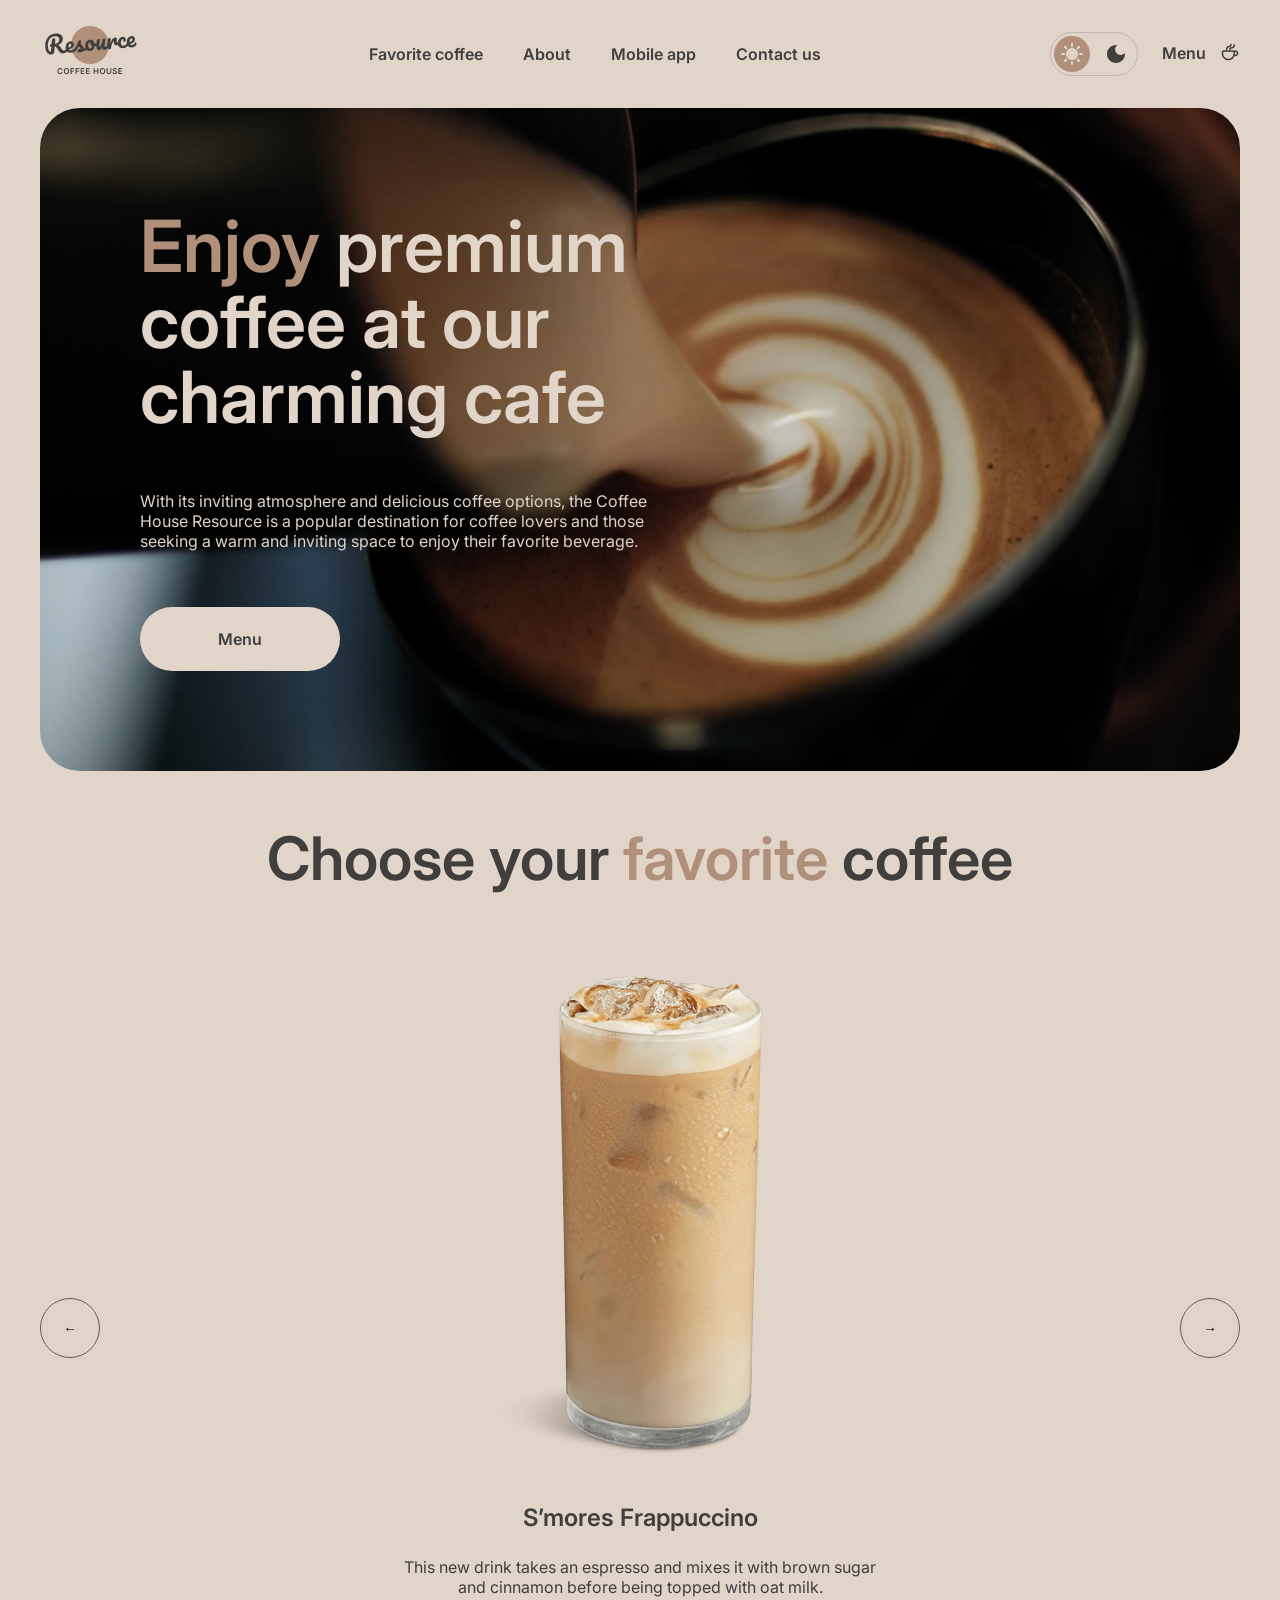
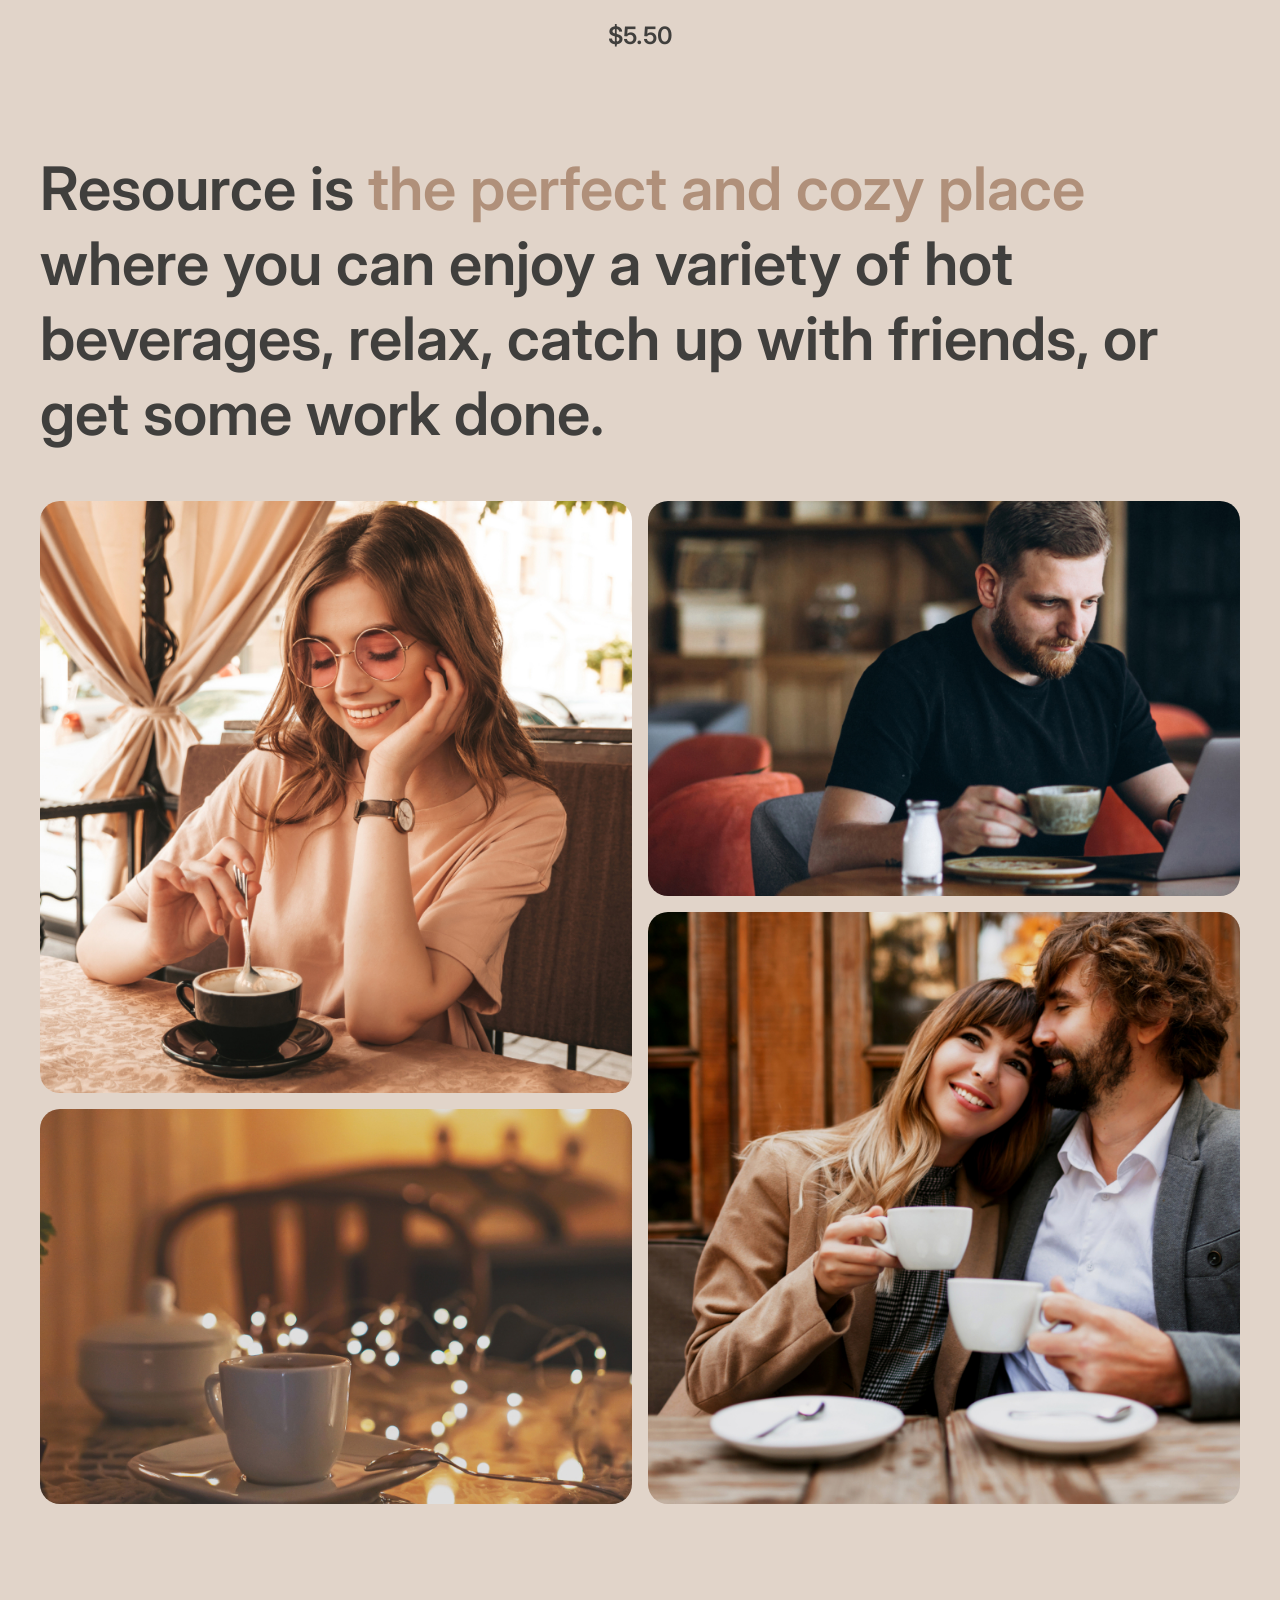
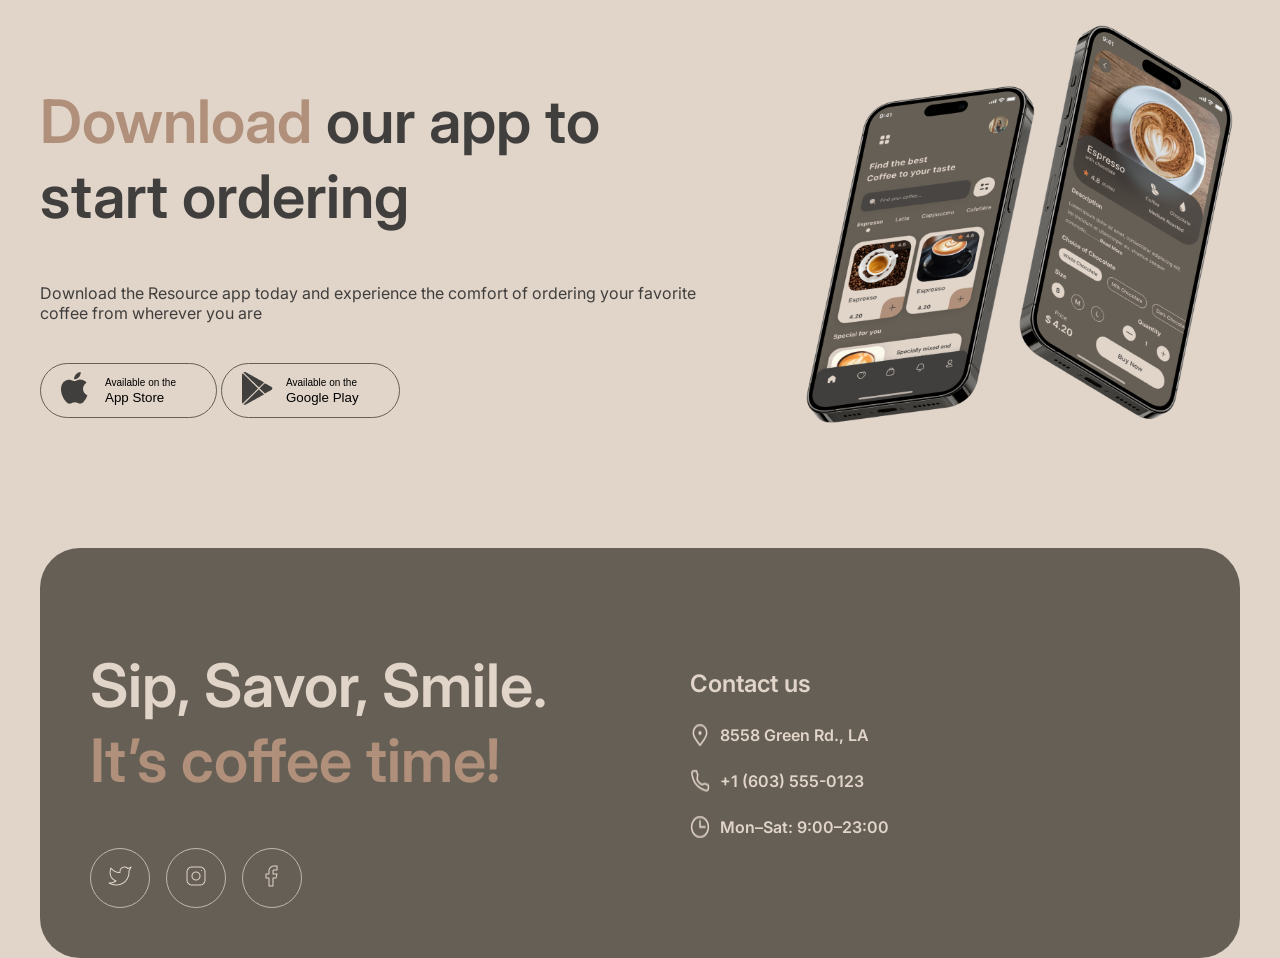
<file: index.html>
<!DOCTYPE html>
<html lang="en">
<head>
    <meta charset="UTF-8">
    <meta name="viewport" content="width=device-width, initial-scale=1.0">
    <link rel="preconnect" href="https://fonts.googleapis.com">
    <link rel="preconnect" href="https://fonts.gstatic.com" crossorigin>
    <link href="https://fonts.googleapis.com/css2?family=Inter:ital,opsz,wght@0,14..32,100..900;1,14..32,100..900&display=swap" rel="stylesheet">
    <link rel="stylesheet" href="style.css">
    <title>Coffee House</title>
</head>
<body>
    <header>
        <div class="container header-container">
            <div class="header-menu">
                <a href="index.html" class="logo">
                    <img src="./assets/png/logo.png" alt="logo">
                </a>
                <nav>
                    <ul class="nav-list">
                        <li><a href="#favorite-coffee">Favorite coffee</a></li>
                        <li><a href="#about">About</a></li>
                        <li><a href="#mobile-app">Mobile app</a></li>
                        <li><a href="#footer">Contact us</a></li>
                        <li class="item-menu"><a href="menu.html">Menu</a></li>
                    </ul>      
                </nav>
                <div class="header-action">
                    <div class="theme-switch">
                        <label class="switch">
                            <input type="checkbox">
                            <span class="slider-switch"></span>
                        </label>
                    </div>
                    <div class="coffee-menu">
                        <a href="#">Menu</a>
                    </div>
                </div>
                <div class="burger-menu">
                </div>
            </div>
            <div class="hero">
                 <div class="hero-info">
                    <h1><span class="text-accent">Enjoy</span> premium coffee at our charming cafe</h1>
                    <p>With its inviting atmosphere and delicious coffee options, the Coffee House Resource is a popular destination 
                        for coffee lovers and those seeking a warm and inviting space to enjoy their favorite beverage.
                    </p>
                    <a  class="button-primary" href="menu.html">Menu</a>

                 </div>
            </div>
        </div>
    </header>
    <main>
        <section class="favorite-coffee" id="favorite-coffee">
            <div class="container">
                <h2>Choose your  <span class="text-accent">favorite</span> coffee</h2>
                <div class="slider">
                    <div class="slider-info">
                        <div class="slider-item">
                            <img src="./assets/png/coffee-slider-1.png" alt="">
                            <h3>S’mores Frappuccino</h3>
                            <p>This new drink takes an espresso and mixes it with brown sugar and cinnamon before being topped with oat milk.</p>
                            <h3>$5.50</h3>
                        </div>
                    </div>
                    <div class="slider-сontrols">
                        <button class="slider-prev">←</button>
                        <button class="slider-next">→</button>
                    </div>
                    <div class="slider-pagination">

                    </div>
                </div>
            </div>
        </section>
        <section class="about" id="#about">
            <div class="container">
                <h2>Resource is <span class="text-accent">the perfect and cozy place</span> where you can enjoy a variety of hot beverages, relax, 
                    catch up with friends, or get some work done.
                </h2>
                <div class="about-image">
                    <div class="col column-1">
                        <img src="./assets/jpg/about-1.jpg" class="big" alt="about-1">
                        <img src="./assets/jpg/about-2.jpg" class="small" alt="about-2">
                    </div>
                    <div class="col column-2">
                        <img src="./assets/jpg/about-3.jpg" class="small" alt="about-3">
                        <img src="./assets/jpg/about-4.jpg" class="big" alt="about-4">
                    </div>
                </div>
            </div>
        </section>
        <section class="mobile-app" id="mobile-app">
            <div class="container">
                <div class="mobile-app-info">
                    <h2><span class="text-accent">Download</span> our app to start ordering</h2>
                    <p>Download the Resource app today and experience the comfort of ordering your favorite coffee from wherever you are</p>
                    <div class="mobile-app-button">
                        <button class="btn-app-store">
                            <span class="text-caption">Available on the</span>
                            <span>App Store</span>
                        </button>
                        <button class="btn-google-play">
                            <span class="text-caption">Available on the</span>
                            <span>Google Play</span>
                        </button>
                    </div>
                </div>
                <div class="mobile-app-img">
                    <img src="./assets/png/mobile-screens.png" alt="mobile-screens">
                </div>
            </div>
        </section>
    </main>
    <footer id="footer">
        <div class="container footer-container">
            <div class="footer-container-info">
                <div class="footer-info">
                    <h2>Sip, Savor, Smile.<br><span class="text-accent">It’s coffee time!</span></h2>
                    <div class="socials">
                        <button class="socials-btn">
                            <img src="./assets/png/twitter.png" alt="twitter">
                        </button>
                        <button class="socials-btn">
                            <img src="./assets/png/instagram.png" alt="instagram">
                        </button>
                        <button class="socials-btn">
                            <img src="./assets/png/facebook.png" alt="facebook">
                        </button>
                    </div>
                </div>
                <div class="contacts-info">
                    <h3>Contact us</h3>
                    <a href="#">
                        <img src="./assets/png/pin-alt.png" alt="pin-alt">
                        <span>8558 Green Rd.,  LA</span>
                    </a>
                    <a href="#">
                        <img src="./assets/png/phone.png" alt="phone">
                        <span>+1 (603) 555-0123</span>
                    </a>
                    <a href="#">
                        <img src="./assets/png/clock.png" alt="clock">
                        <span>Mon–Sat: 9:00–23:00</span>
                    </a>
                </div>
            </div>
        </div>
    </footer>
    <script src="js.js"></script>
</body>
</html>
</file>
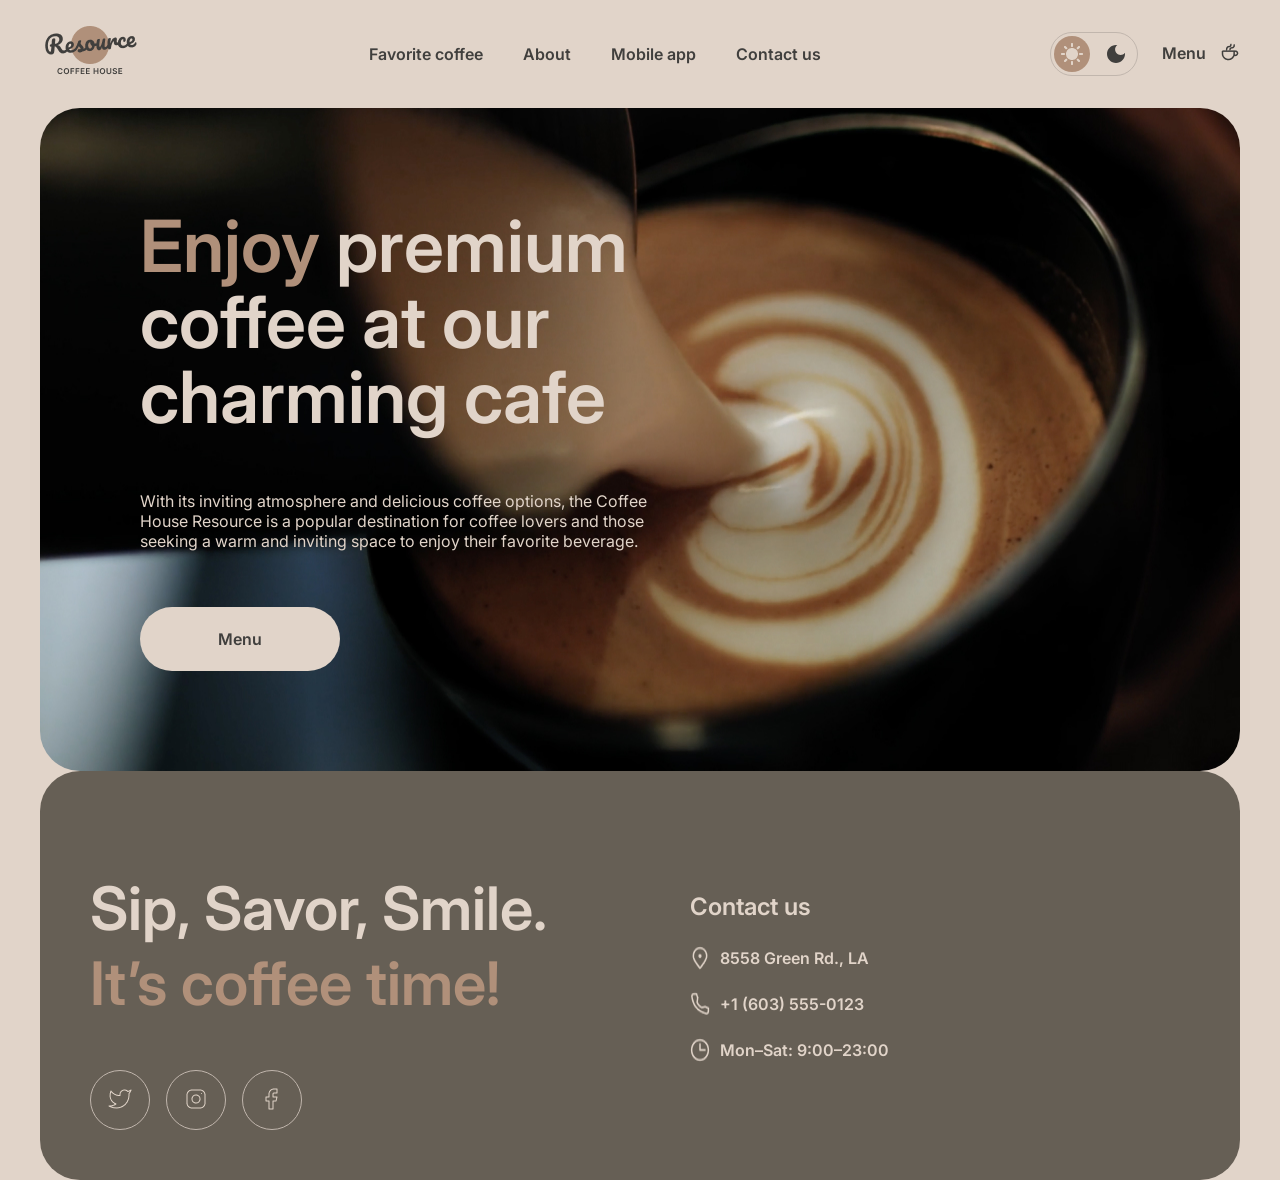
<file: menu.html>
<!DOCTYPE html>
<html lang="en">
<head>
    <meta charset="UTF-8">
    <meta name="viewport" content="width=device-width, initial-scale=1.0">
    <link rel="preconnect" href="https://fonts.googleapis.com">
    <link rel="preconnect" href="https://fonts.gstatic.com" crossorigin>
    <link href="https://fonts.googleapis.com/css2?family=Inter:ital,opsz,wght@0,14..32,100..900;1,14..32,100..900&display=swap" rel="stylesheet">
    <link rel="stylesheet" href="style.css">
    <title>Coffee House</title>
</head>
<body>
    <header>
        <div class="container header-container">
            <div class="header-menu">
                <a href="index.html" class="logo">
                    <img src="./assets/png/logo.png" alt="logo">
                </a>
                <nav>
                    <ul class="nav-list">
                        <li><a href="#favorite-coffee">Favorite coffee</a></li>
                        <li><a href="#about">About</a></li>
                        <li><a href="#mobile-app">Mobile app</a></li>
                        <li><a href="#footer">Contact us</a></li>
                        <li class="item-menu"><a href="menu.html">Menu</a></li>
                    </ul>      
                </nav>
                <div class="header-action">
                    <div class="theme-switch">
                        <label class="switch">
                            <input type="checkbox">
                            <span class="slider-switch"></span>
                        </label>
                    </div>
                    <div class="coffee-menu">
                        <a href="#">Menu</a>
                    </div>
                </div>
                <div class="burger-menu">
                </div>
            </div>
            <div class="hero">
                 <div class="hero-info">
                    <h1><span class="text-accent">Enjoy</span> premium coffee at our charming cafe</h1>
                    <p>With its inviting atmosphere and delicious coffee options, the Coffee House Resource is a popular destination 
                        for coffee lovers and those seeking a warm and inviting space to enjoy their favorite beverage.
                    </p>
                    <a  class="button-primary" href="menu.html">Menu</a>

                 </div>
            </div>
        </div>
    </header>
    <main>
    </main>
    <footer id="footer">
        <div class="container footer-container">
            <div class="footer-container-info">
                <div class="footer-info">
                    <h2>Sip, Savor, Smile.<br><span class="text-accent">It’s coffee time!</span></h2>
                    <div class="socials">
                        <button class="socials-btn">
                            <img src="./assets/png/twitter.png" alt="twitter">
                        </button>
                        <button class="socials-btn">
                            <img src="./assets/png/instagram.png" alt="instagram">
                        </button>
                        <button class="socials-btn">
                            <img src="./assets/png/facebook.png" alt="facebook">
                        </button>
                    </div>
                </div>
                <div class="contacts-info">
                    <h3>Contact us</h3>
                    <a href="#">
                        <img src="./assets/png/pin-alt.png" alt="pin-alt">
                        <span>8558 Green Rd.,  LA</span>
                    </a>
                    <a href="#">
                        <img src="./assets/png/phone.png" alt="phone">
                        <span>+1 (603) 555-0123</span>
                    </a>
                    <a href="#">
                        <img src="./assets/png/clock.png" alt="clock">
                        <span>Mon–Sat: 9:00–23:00</span>
                    </a>
                </div>
            </div>
        </div>
    </footer>
    <script src="js.js"></script>
</body>
</html>
</file>
<file: style.css>
html {
  scroll-behavior: smooth;
}
body {
    display: flex;
    flex-direction: column;
    justify-content: space-between;
    min-width: 320px;
    min-height: 100vh;
    margin: 0;
    padding: 0;
    font-family: "Inter", sans-serif;
    background-color: #E1D4C9;
    color: #403F3D;
}
body.open-menu {
    overflow: hidden;
    position: fixed;
    width: 100%;
}
*{
    box-sizing: border-box;
}
h1 {
    font-size: 72px;
    font-weight: 600;
    line-height: 105%;
    color: #E1D4C9;
}
h1.accent {
    font-style: italic;
}
h2 {
    font-size: 60px;
    font-weight: 600;
    line-height: 125%;
}
h2.accent {
    font-style: italic;
}
h3 {
    font-size: 24px;
    font-weight: 600;
    line-height: 125%;
}
a {
    font-size: 16px;
    font-weight: 600;
    line-height: 150%;
    text-decoration: none;
    color: #403F3D;
    border-bottom: 2px solid transparent;
    transition: border-color 0.3s ease;
}
a:hover {
    border-bottom-color: #403F3D;  
}
.logo:hover {
    border-bottom-color: transparent; 
}
.text-accent {
    color: #B0907A;
}
.text-caption {
    font-size: 10px;
    line-height: 140%;
}
.button-primary {
    display: inline-block;
    padding: 20px 78px;
    background-color: #E1D4C9;
    border-radius: 100px;
    border: none;
    font-family: "Inter", sans-serif;
    font-size: 16px;
    font-weight: 600;
    color: #403F3D;
}
.container {
    max-width: 1440px;
    width: 100%;
    margin: 0 auto;
    padding: 0 40px;
}
.header-container {
    position: relative;
    padding-top: 20px;
}
.header-menu {
    display: flex;
    flex-direction: row;
    justify-content: space-between;
    align-items: center;
}
nav ul {
    display: flex;
    padding: 0;
}
nav ul li {
    list-style: none;
    margin: 0 20px;
}
.item-menu {
    display: none;
    position: relative;
    padding-right: 30px;
    margin-top: 50px;
}
.item-menu::after {
    position: absolute;
    content: "";
    right: 0px;
    bottom: 3px;
    width: 20px;
    height: 20px;
    background: url("./assets/png/coffee-cup.png") no-repeat 50% 50%;
}
.switch {
    position: relative;
    display: inline-block;
    width: 88px;
    height: 44px;
    border: 1px #C1B6AD solid;
    border-radius: 100px;
}
.switch input {
    opacity: 0;
    width: 0;
    height: 0;
}
.slider-switch {
    position: absolute;
    cursor: pointer;
    top: 0;
    left: 0;
    right: 0;
    bottom: 0;
    border: 1px #C1B6AD;
    border-radius: 50%;
    -webkit-transition: .4s;
    transition: .4s;
}
.slider-switch:before {
    position: absolute;
    content: "";
    background: #B0907A url("./assets/png/Sun.png") no-repeat 50% 50%;
    height: 36px;
    width: 36px;
    left: 3px;
    bottom: 3px;
    border-radius: 50%;
    -webkit-transition: .4s;
    transition: .4s;
}
.slider-switch::after {
    position: absolute;
    content: "";
    background: url("./assets/svg/Moon.svg") no-repeat 50% 50%;
    height: 36px;
    width: 36px;
    right: 3px;
    bottom: 3px;
    border-radius: 50%;
    -webkit-transition: .4s;
    transition: .4s;
}
.header-action {
    display: flex;
    align-items: center;
}
.coffee-menu {
    padding: 0 0 0 24px;
}
.coffee-menu a {
    display: inline-block;
    position: relative;
    padding-right: 34px;
    text-decoration: none;
}
.coffee-menu a::after {
    position: absolute;
    content: "";
    right: 0;
    bottom: 3px;
    width: 20px;
    height: 20px;
    background: url("./assets/png/coffee-cup.png") no-repeat 50% 50%;
}
.burger-menu {
    display: none;
    position: absolute;
    right: 40px;
    width: 40px;
    height: 40px;
    border: 1px solid #665F55;
    border-radius: 50%;
    flex-direction: column;
    justify-content: center;
    align-items: center;
    cursor: pointer;
}
.burger-menu::before,
.burger-menu::after {
    content: '';
    position: absolute;
    width: 20px;
    height: 1px;
    left: 25%;
    margin: 4px 0;
    background-color: #181C29;
    list-style: none;
    transition: 0.3s ease;
}
.burger-menu::before {
    top: 9px;
}
.burger-menu::after {
    bottom: 9px;
}
.burger-menu.active::before {
    transform: rotate(45deg) translate(3px, 3px);
}
.burger-menu.active::after {
    transform: rotate(-45deg) translate(5px, -5px);
}
.hero {
    min-height: 644px;
    margin-top: 20px;
    background: url("./assets/jpg/img-hero.jpg") no-repeat 50% 50%;
    border-radius: 40px;
}
.hero-info {
    max-width: 730px;
    padding: 100px;
}
.hero-info h1 {
    margin: 0;
}
.hero-info p {
    padding: 40px 0;
    color: #E1D4C9;
}
.button-primary::after {
    position: absolute;
    content: "";
    right: 50px;
    width: 20px;
    height: 20px;
    background: url("./assets/png/coffee-cup.png") no-repeat 50% 50%;
    opacity: 0;
    transition: 0.5s;
}
.button-primary:hover::after {
    opacity: 1;
}
.favorite-coffee {
    text-align: center;
}
.slider {
    position: relative;
    margin-bottom: 100px;
}
.slider-info {
    max-width: 1152px;
    margin: 0 auto;
}
.slider-item {
    max-width: 480px;
    margin: 0 auto;
}
.slider-сontrols button {
    position: absolute;
    top: 50%;
    width: 60px;
    height: 60px;
    border: 1px #665F55 solid;
    border-radius: 50%;
    background-color: inherit;
    cursor: pointer;
    transition: 0.5s;
}
.slider-сontrols button:hover {
    background-color: #665F55;
    color: #E1D4C9;
}
.slider-prev {
    left: 0;
}
.slider-next {
    right: 0;
}
.about-image {
    display: flex;
    gap: 16px;
    /*max-height: 1060px;*/
}
.col {
    flex: 1;
    display: flex;
    flex-direction: column;
    gap: 16px;
}
.col img {
  max-width: 100%;
  display: block;
  border-radius: 20px;
}
.big {
  aspect-ratio: 1 / 1; 
  object-fit: cover;
}
.small {
  aspect-ratio: 3 / 2;
  object-fit: cover;
}
.mobile-app .container {
    display: flex;
    align-items: center;
    gap: 100px;
    margin: 100px auto;
}
.mobile-app-button {
    margin-top: 40px;
}
.mobile-app-button button {
    padding: 12px 40px 12px 64px;
    border-radius: 100px;
    border: 1px solid #665F55;
    background-color: inherit;
    text-align: left;
    cursor: pointer;
}
.mobile-app-button span {
    display: block;
}
.btn-app-store {
    background: url(./assets/png/app-store.png) 20px 8px no-repeat;
}
.btn-google-play {
    background: url(./assets/png/google-play.png) 20px 8px no-repeat;
}
.mobile-app-img img {
    max-width: 100%;
}
.footer-container-info {
    display: flex;
    align-items: center;
    gap: 100px;
    padding: 50px;
    background-color: #665F55;
    border-radius: 40px;
}
.footer-info {
    flex: 1;
}
.footer-info h2 {
    color: #E1D4C9;
}
.socials-btn {
    height: 60px;
    width: 60px;
    margin-right: 12px;
    background-color: inherit;
    border: 1px solid #C1B6AD;
    border-radius: 100px; 
    cursor: pointer;
}
.socials-btn:hover {
    background-color: #E1D4C9;
}
.contacts-info {
    flex: 1;
    color: #E1D4C9;
}
.contacts-info a {
    display: flex;
    gap: 10px 10px;
    margin: 20px 0;
    color: #E1D4C9;
} 

@media (max-width: 860px) {
    nav ul li { 
        margin: 0 10px;
    }
    .coffee-menu {
        padding: 0 0 0 10px;
    }
    .mobile-app .container {
        flex-direction: column;
    }
    .footer-container-info {
        flex-direction: column;
        align-items: flex-start;
    }
}
@media (max-width: 768px) {
    .burger-menu {
        display: block;
    }
    .header-action {
        margin-right: 55px;
    }
    .nav-list {
        position: absolute;
        left: 0;
        flex-direction: column;
        justify-content: center;       
        align-items: center;
        height: 100vh;
        width: 100%;
        background-color: #E1D4C9;
        margin: 0 auto;
        transform: translateX(768px); 
        transition: transform 0.5s ease;
    }
    .nav-list.active {
        transform: translateX(0);  
        transition: transform 0.5s ease ;
    }
    nav ul li {
        margin: 25px 0;
    }
    .item-menu {
        display: block;
    }
    .coffee-menu {
        display: none;
    }
    .col .small {
        display: none;
    }
}
</file>
